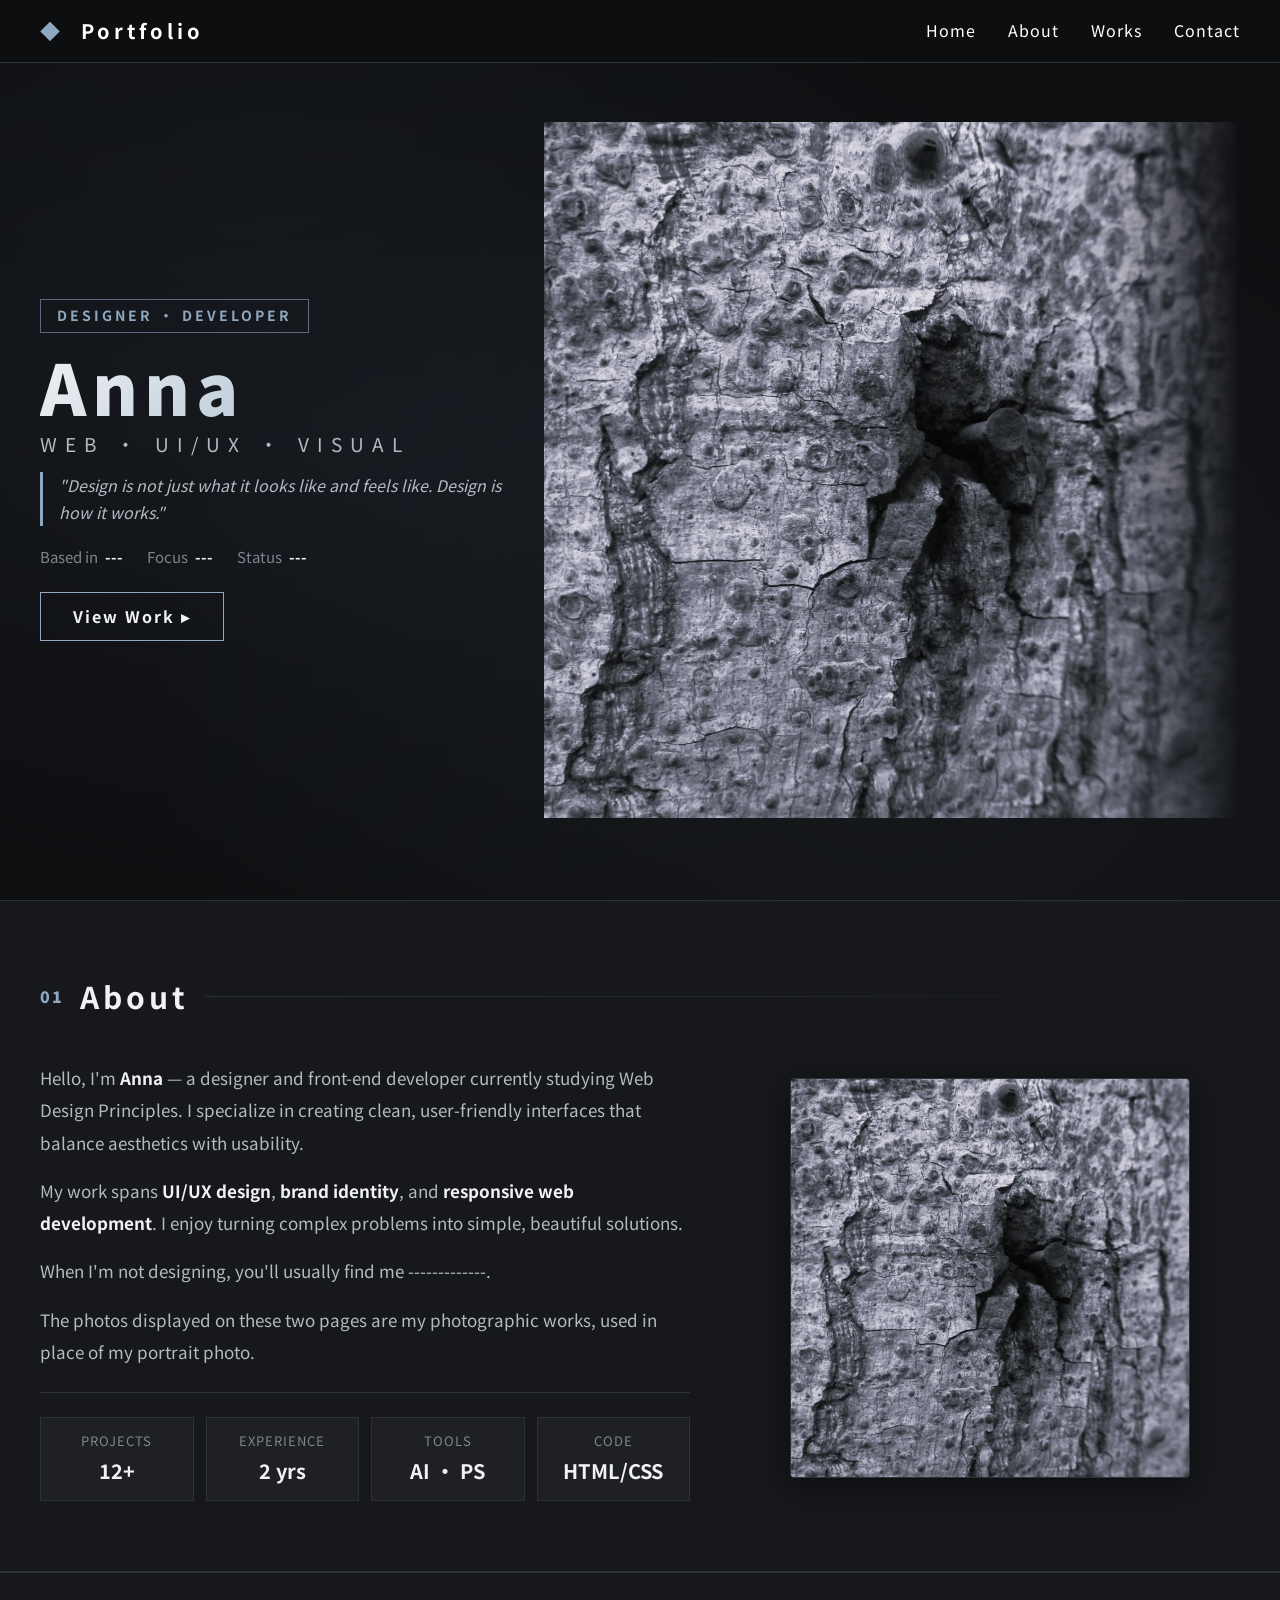
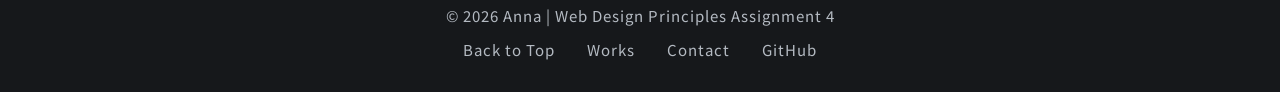
<file: index.html>
<!DOCTYPE html>
<html lang="en">
<head>
    <meta charset="UTF-8" />
    <meta name="viewport" content="width=device-width, initial-scale=1.0" />

    <title>Anna | Design Portfolio</title>
    <meta name="description" content="Personal design portfolio of Anna, a web and visual designer specializing in UI/UX, branding, and interactive experiences." />
    <meta name="keywords" content="portfolio, web design, UI UX, graphic design, HTML, CSS, creative developer" />
    <meta name="author" content="Anna" />
    <meta name="robots" content="index, follow" />

    <meta property="og:title" content="Anna | Design Portfolio" />
    <meta property="og:description" content="Explore the design work of Anna." />
    <meta property="og:type" content="website" />

    <link rel="stylesheet" href="style.css" />
</head>
<body>

    <nav class="navbar">
        <div class="logo"><span class="logo-icon">◆</span> Portfolio</div>
        <div class="nav-links">
            <a href="index.html">Home</a>
            <a href="index.html#about">About</a>
            <a href="works.html">Works</a>
            <a href="contact.html">Contact</a>
        </div>
    </nav>

    <section id="home" class="hero">
        <div class="hero-overlay"></div>
        <div class="hero-content">
            <div class="hero-badge">DESIGNER · DEVELOPER</div>
            <h1>Anna</h1>
            <p class="hero-sub">WEB · UI/UX · VISUAL</p>
            <p class="hero-tagline">"Design is not just what it looks like and feels like. Design is how it works."</p>
            <div class="hero-info-grid">
                <span>Based in <strong>---</strong></span>
                <span>Focus <strong>---</strong></span>
                <span>Status <strong>---</strong></span>
            </div>
            <a href="works.html" class="btn">View Work ▸</a>
        </div>
        <div class="hero-image">
            <img src="images/profile01.jpg" alt="Portrait of Anna" ondblclick="openLightbox(this.src)" />
        </div>
    </section>

    <section id="about" class="about">
        <div class="section-header">
            <span class="section-number">01</span>
            <h2>About</h2>
            <span class="section-line"></span>
        </div>
        <div class="about-grid">
            <div class="about-text">
                <p>Hello, I'm <strong>Anna</strong> — a designer and front-end developer currently studying Web Design Principles. I specialize in creating clean, user-friendly interfaces that balance aesthetics with usability.</p>
                <p>My work spans <strong>UI/UX design</strong>, <strong>brand identity</strong>, and <strong>responsive web development</strong>. I enjoy turning complex problems into simple, beautiful solutions.</p>
                <p>When I'm not designing, you'll usually find me -------------.</p>
				<p>The photos displayed on these two pages are my photographic works, used in place of my portrait photo.</p>
                <div class="about-stats">
                    <div class="stat-item"><span class="stat-label">Projects</span><span class="stat-value">12+</span></div>
                    <div class="stat-item"><span class="stat-label">Experience</span><span class="stat-value">2 yrs</span></div>
                    <div class="stat-item"><span class="stat-label">Tools</span><span class="stat-value">AI · PS</span></div>
                    <div class="stat-item"><span class="stat-label">Code</span><span class="stat-value">HTML/CSS</span></div>
                </div>
            </div>
            <div class="about-image">
                <img src="images/profile01.jpg" alt="Anna working" ondblclick="openLightbox(this.src)" />
            </div>
        </div>
    </section>

    <footer class="footer">
        <p>© 2026 Anna | Web Design Principles Assignment 4</p>
        <p class="footer-links">
            <a href="index.html">Back to Top</a>
            <a href="works.html">Works</a>
            <a href="contact.html">Contact</a>
            <a href="https://github.com/" target="_blank">GitHub</a>
        </p>
    </footer>

    <div id="lightbox" class="lightbox" onclick="closeLightbox()">
        <span class="lightbox-close" onclick="closeLightbox()">&times;</span>
        <img class="lightbox-content" id="lightbox-img" alt="Full size image" />
    </div>

    <script>
        function openLightbox(src) {
            document.getElementById('lightbox').style.display = 'block';
            document.getElementById('lightbox-img').src = src;
            document.body.style.overflow = 'hidden';
        }

        function closeLightbox() {
            document.getElementById('lightbox').style.display = 'none';
            document.body.style.overflow = 'auto';
        }

        document.addEventListener('keydown', function(e) {
            if (e.key === 'Escape') closeLightbox();
        });
    </script>

</body>
</html>
</file>
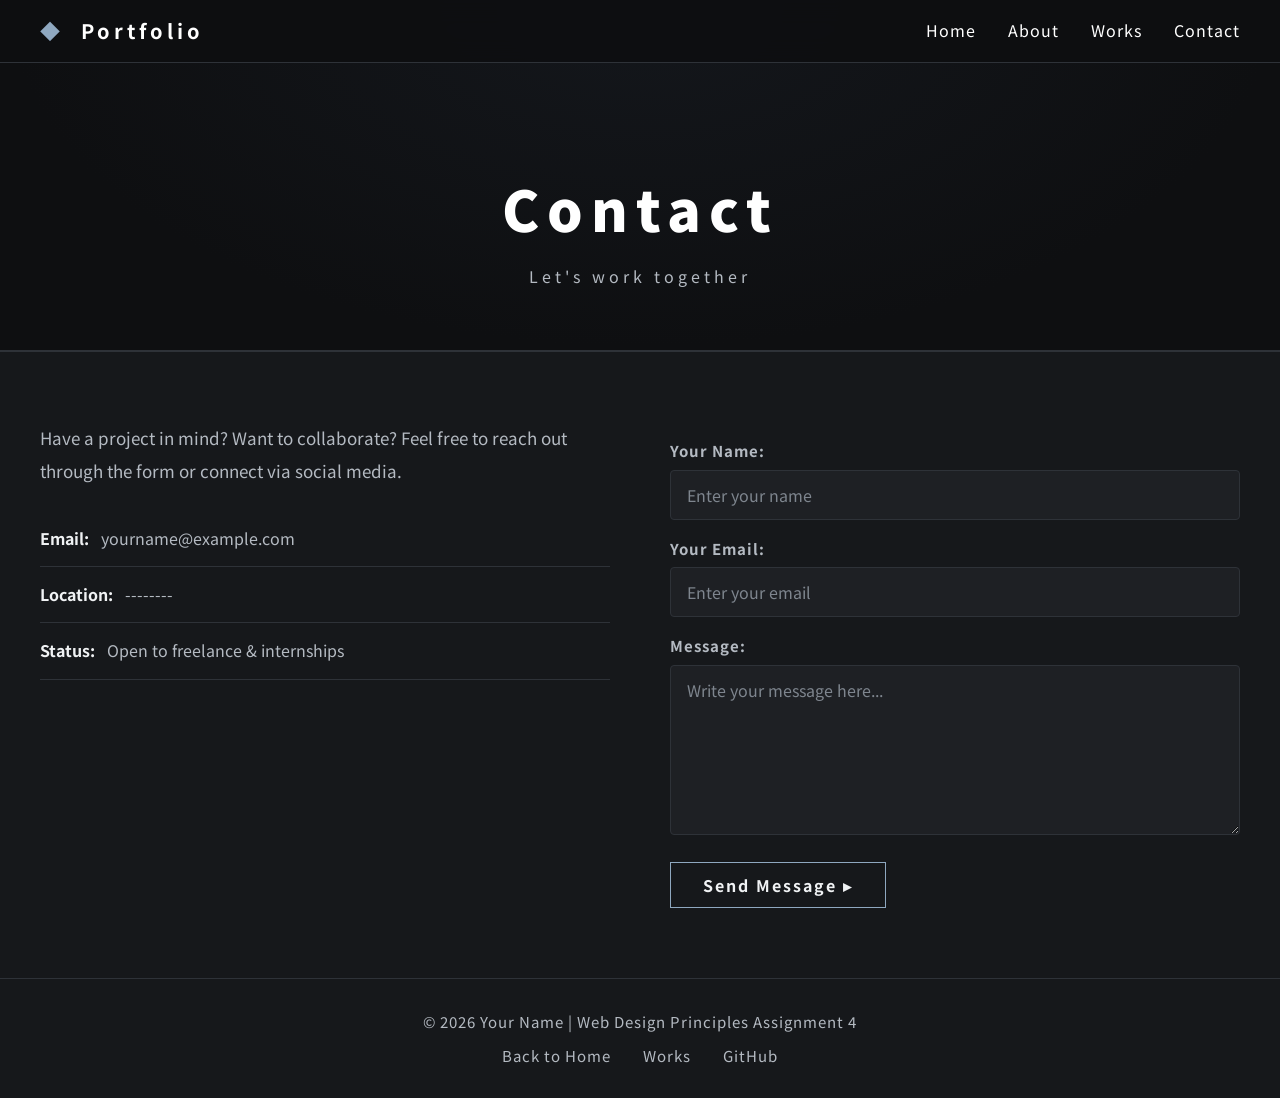
<file: contact.html>
<!DOCTYPE html>
<html lang="en">
<head>
    <meta charset="UTF-8" />
    <meta name="viewport" content="width=device-width, initial-scale=1.0" />

    <title>Contact | Your Name Portfolio</title>
    <meta name="description" content="Get in touch with [Your Name]." />
    <meta name="keywords" content="contact, hire, collaborate, web design" />
    <meta name="author" content="Your Name" />

    <link rel="stylesheet" href="style.css" />
</head>
<body>

    <nav class="navbar">
        <div class="logo"><span class="logo-icon">◆</span> Portfolio</div>
        <div class="nav-links">
            <a href="index.html">Home</a>
            <a href="index.html#about">About</a>
            <a href="works.html">Works</a>
            <a href="contact.html">Contact</a>
        </div>
    </nav>

    <div class="page-header">
        <h1>Contact</h1>
        <p class="page-sub">Let's work together</p>
    </div>

    <section class="contact">
        <div class="contact-grid">
            <div class="contact-info">
                <p>Have a project in mind? Want to collaborate? Feel free to reach out through the form or connect via social media.</p>
                <ul class="contact-list">
                    <li><strong>Email:</strong> yourname@example.com</li>
                    <li><strong>Location:</strong> --------</li>
                    <li><strong>Status:</strong> Open to freelance & internships</li>
                </ul>
            </div>
            <div class="contact-form">
                <form action="#" method="post">
                    <label for="contactName">Your Name:</label>
                    <input type="text" id="contactName" name="name" placeholder="Enter your name" required />

                    <label for="contactEmail">Your Email:</label>
                    <input type="email" id="contactEmail" name="email" placeholder="Enter your email" required />

                    <label for="contactMessage">Message:</label>
                    <textarea id="contactMessage" name="message" rows="6" placeholder="Write your message here..." required></textarea>

                    <button type="submit" class="btn">Send Message ▸</button>
                </form>
            </div>
        </div>
    </section>

    <footer class="footer">
        <p>© 2026 Your Name | Web Design Principles Assignment 4</p>
        <p class="footer-links">
            <a href="index.html">Back to Home</a>
            <a href="works.html">Works</a>
            <a href="https://github.com/" target="_blank">GitHub</a>
        </p>
    </footer>

</body>
</html>
</file>
<file: style.css>
@import url('https://fonts.googleapis.com/css2?family=Noto+Sans+SC:wght@300;400;700;900&display=swap');

* {
    margin: 0;
    padding: 0;
    box-sizing: border-box;
}

:root {
    --bg-primary: #0e0f11;
    --bg-secondary: #16181b;
    --bg-card: #1e2024;
    --bg-card-hover: #26292e;
    --border-color: #2e3238;
    --text-primary: #f0f2f4;
    --text-secondary: #b4bac2;
    --text-dim: #7e858e;
    --accent: #8fa8c0;
    --accent-glow: #a8c2d8;
    --accent-dim: #5a6b7d;
}

body {
    font-family: 'Noto Sans SC', 'Arial', sans-serif;
    background-color: var(--bg-primary);
    color: var(--text-primary);
    line-height: 1.7;
    overflow-x: hidden;
}

::-webkit-scrollbar { width: 6px; }
::-webkit-scrollbar-track { background: var(--bg-primary); }
::-webkit-scrollbar-thumb { background: var(--accent-dim); border-radius: 3px; }
::-webkit-scrollbar-thumb:hover { background: var(--accent); }

.navbar {
    display: flex;
    justify-content: space-between;
    align-items: center;
    padding: 14px 40px;
    background: rgba(14, 15, 17, 0.92);
    backdrop-filter: blur(12px);
    border-bottom: 1px solid var(--border-color);
    position: fixed;
    top: 0;
    left: 0;
    right: 0;
    z-index: 1000;
}

.logo {
    font-size: 20px;
    font-weight: 700;
    letter-spacing: 4px;
    color: #ffffff;
}

.logo-icon {
    color: var(--accent);
    margin-right: 8px;
}

.nav-links a {
    color: #ffffff;
    text-decoration: none;
    margin-left: 28px;
    font-size: 16px;
    letter-spacing: 1px;
    transition: color 0.3s ease;
    position: relative;
}

.nav-links a::after {
    content: '';
    position: absolute;
    bottom: -4px;
    left: 0;
    width: 0;
    height: 2px;
    background: var(--accent);
    transition: width 0.3s ease;
}

.nav-links a:hover {
    color: var(--accent-glow);
}

.nav-links a:hover::after {
    width: 100%;
}

.hero {
    position: relative;
    display: flex;
    align-items: center;
    justify-content: space-between;
    height: 100vh;
    min-height: 100vh;
    padding: 60px 40px 20px;
    background: radial-gradient(ellipse at 30% 50%, #14171c 0%, var(--bg-primary) 70%);
    overflow: hidden;
}

.hero-overlay {
    position: absolute;
    top: 0;
    left: 0;
    right: 0;
    bottom: 0;
    background:
        radial-gradient(ellipse at 70% 80%, rgba(143, 168, 192, 0.06) 0%, transparent 60%),
        radial-gradient(ellipse at 20% 20%, rgba(143, 168, 192, 0.03) 0%, transparent 50%);
    pointer-events: none;
}

.hero-content {
    position: relative;
    z-index: 2;
    flex: 1;
    max-width: 480px;
}

.hero-badge {
    display: inline-block;
    font-size: 14px;
    letter-spacing: 3px;
    color: var(--accent);
    border: 1px solid var(--accent-dim);
    padding: 4px 16px;
    margin-bottom: 14px;
    font-weight: 700;
}

.hero-content h1 {
    font-size: 70px;
    font-weight: 900;
    letter-spacing: 6px;
    background: linear-gradient(135deg, #f0f2f4 0%, var(--accent) 100%);
    -webkit-background-clip: text;
    -webkit-text-fill-color: transparent;
    background-clip: text;
    margin-bottom: 4px;
    line-height: 1.1;
}

.hero-sub {
    font-size: 19px;
    color: var(--text-secondary);
    letter-spacing: 8px;
    margin-bottom: 12px;
}

.hero-tagline {
    font-size: 16px;
    color: var(--text-secondary);
    font-style: italic;
    border-left: 3px solid var(--accent);
    padding-left: 16px;
    margin-bottom: 18px;
}

.hero-info-grid {
    display: flex;
    gap: 24px;
    margin-bottom: 22px;
    font-size: 15px;
    color: var(--text-dim);
}

.hero-info-grid strong {
    color: var(--text-primary);
    font-weight: 700;
    margin-left: 4px;
}

.btn {
    display: inline-block;
    background: transparent;
    color: var(--text-primary);
    padding: 10px 32px;
    border: 1px solid var(--accent);
    text-decoration: none;
    font-size: 16px;
    font-weight: 700;
    letter-spacing: 2px;
    transition: all 0.4s ease;
    cursor: pointer;
    font-family: inherit;
}

.btn:hover {
    background: var(--accent);
    color: #0e0f11;
    box-shadow: 0 0 30px rgba(143, 168, 192, 0.3);
}

.hero-image {
    position: relative;
    z-index: 2;
    flex: 1.3;
    text-align: center;
    max-width: 58%;
    height: 100%;
    display: flex;
    align-items: center;
    justify-content: center;
}

.hero-image img {
    max-width: 100%;
    height: 100vh;
    max-height: 100vh;
    width: auto;
    object-fit: contain;
    cursor: pointer;
    border-radius: 8px;
    -webkit-mask-image: linear-gradient(to right, #000 0%, #000 80%, transparent 100%);
    mask-image: linear-gradient(to right, #000 0%, #000 80%, transparent 100%);
    transition: filter 0.5s ease;
}

.hero-image img:hover {
    filter: brightness(1.05);
}

.page-header {
    padding: 160px 40px 60px;
    background: radial-gradient(ellipse at 50% 0%, #14171c 0%, var(--bg-primary) 70%);
    text-align: center;
    border-bottom: 1px solid var(--border-color);
}

.page-header h1 {
    font-size: 56px;
    font-weight: 900;
    letter-spacing: 8px;
    color: #ffffff;
    margin-bottom: 8px;
}

.page-sub {
    font-size: 16px;
    color: var(--text-secondary);
    letter-spacing: 4px;
}

section {
    padding: 70px 40px;
}

.section-header {
    display: flex;
    align-items: center;
    gap: 16px;
    margin-bottom: 40px;
}

.section-number {
    font-size: 16px;
    font-weight: 900;
    color: var(--accent);
    letter-spacing: 2px;
}

.section-header h2 {
    font-size: 30px;
    font-weight: 700;
    letter-spacing: 4px;
    color: var(--text-primary);
}

.section-line {
    flex: 1;
    height: 1px;
    background: linear-gradient(90deg, var(--border-color), transparent);
}

.about {
    background: var(--bg-secondary);
    border-top: 1px solid var(--border-color);
    border-bottom: 1px solid var(--border-color);
}

.about-grid {
    display: flex;
    gap: 50px;
    align-items: center;
}

.about-text {
    flex: 1.3;
}

.about-text p {
    margin-bottom: 16px;
    font-size: 17px;
    color: var(--text-secondary);
    line-height: 1.9;
}

.about-text p strong {
    color: var(--text-primary);
    font-weight: 700;
}

.about-stats {
    display: grid;
    grid-template-columns: repeat(4, 1fr);
    gap: 12px;
    margin-top: 24px;
    padding-top: 24px;
    border-top: 1px solid var(--border-color);
}

.stat-item {
    background: var(--bg-card);
    padding: 12px 16px;
    border: 1px solid var(--border-color);
    text-align: center;
    transition: border-color 0.3s ease;
}

.stat-item:hover {
    border-color: var(--accent);
}

.stat-label {
    display: block;
    font-size: 13px;
    color: var(--text-dim);
    letter-spacing: 1px;
    text-transform: uppercase;
}

.stat-value {
    display: block;
    font-size: 20px;
    font-weight: 700;
    color: var(--text-primary);
    margin-top: 2px;
}

.about-image {
    flex: 1;
    text-align: center;
}

.about-image img {
    max-width: 100%;
    max-height: 400px;
    border-radius: 4px;
    border: 1px solid var(--border-color);
    box-shadow: 0 8px 32px rgba(0, 0, 0, 0.5);
    cursor: pointer;
}

.gallery {
    background: var(--bg-primary);
}

.gallery-grid {
    display: grid;
    grid-template-columns: repeat(3, 1fr);
    gap: 20px;
}

.gallery-item {
    position: relative;
    background: var(--bg-card);
    border: 1px solid var(--border-color);
    overflow: hidden;
    transition: all 0.4s ease;
}

.gallery-item:hover {
    border-color: var(--accent);
    transform: scale(1.01);
    box-shadow: 0 0 40px rgba(143, 168, 192, 0.10);
}

.gallery-item img {
    width: 100%;
    height: 320px;
    object-fit: cover;
    display: block;
    transition: transform 0.5s ease;
    cursor: pointer;
}

.gallery-item:hover img {
    transform: scale(1.03);
}

.gallery-label {
    position: absolute;
    bottom: 0;
    left: 0;
    right: 0;
    padding: 10px 18px;
    background: linear-gradient(transparent, rgba(0, 0, 0, 0.9));
    font-size: 15px;
    font-weight: 700;
    letter-spacing: 2px;
    color: var(--text-primary);
}

.gallery-item-large img {
    height: 50vh !important;
    min-height: 300px;
    object-fit: cover;
}

.videos {
    background: var(--bg-secondary);
    border-top: 1px solid var(--border-color);
    border-bottom: 1px solid var(--border-color);
}

.video-grid {
    display: grid;
    grid-template-columns: repeat(2, 1fr);
    gap: 30px;
}

.video-item {
    background: var(--bg-card);
    border: 1px solid var(--border-color);
    overflow: hidden;
    transition: all 0.4s ease;
}

.video-item:hover {
    border-color: var(--accent);
    box-shadow: 0 0 40px rgba(143, 168, 192, 0.10);
}

.video-item video {
    width: 100%;
    display: block;
    background: #000;
    aspect-ratio: 16 / 9;
    object-fit: cover;
}

.video-info {
    padding: 18px 22px;
    display: flex;
    justify-content: space-between;
    align-items: center;
}

.video-info h3 {
    font-size: 18px;
    font-weight: 700;
    color: var(--text-primary);
    letter-spacing: 1px;
}

.video-tag {
    font-size: 12px;
    color: var(--accent);
    border: 1px solid var(--accent-dim);
    padding: 2px 12px;
    letter-spacing: 1px;
    font-weight: 700;
}

.contact {
    background: var(--bg-secondary);
    border-top: 1px solid var(--border-color);
    min-height: 60vh;
}

.contact-grid {
    display: grid;
    grid-template-columns: 1fr 1fr;
    gap: 60px;
    align-items: start;
    max-width: 1200px;
    margin: 0 auto;
}

.contact-info p {
    font-size: 17px;
    color: var(--text-secondary);
    line-height: 1.9;
    margin-bottom: 24px;
}

.contact-list {
    list-style: none;
    padding: 0;
}

.contact-list li {
    font-size: 16px;
    color: var(--text-secondary);
    padding: 14px 0;
    border-bottom: 1px solid var(--border-color);
}

.contact-list li strong {
    color: var(--text-primary);
    margin-right: 8px;
}

.contact-form label {
    display: block;
    font-size: 15px;
    font-weight: 700;
    color: var(--text-secondary);
    letter-spacing: 1px;
    margin-top: 16px;
    margin-bottom: 6px;
}

.contact-form input[type="text"],
.contact-form input[type="email"],
.contact-form textarea {
    width: 100%;
    padding: 12px 16px;
    background: var(--bg-card);
    border: 1px solid var(--border-color);
    border-radius: 4px;
    color: var(--text-primary);
    font-family: inherit;
    font-size: 16px;
    transition: border-color 0.3s ease;
}

.contact-form input::placeholder,
.contact-form textarea::placeholder {
    color: var(--text-dim);
}

.contact-form input:focus,
.contact-form textarea:focus {
    outline: none;
    border-color: var(--accent);
    box-shadow: 0 0 0 3px rgba(143, 168, 192, 0.15);
}

.contact-form textarea {
    resize: vertical;
    min-height: 120px;
}

.contact-form .btn {
    margin-top: 20px;
}

.footer {
    background: var(--bg-secondary);
    padding: 30px 40px;
    text-align: center;
    border-top: 1px solid var(--border-color);
}

.footer p {
    font-size: 15px;
    color: var(--text-secondary);
    letter-spacing: 1px;
}

.footer-links {
    margin-top: 8px;
}

.footer-links a {
    color: var(--text-secondary);
    text-decoration: none;
    margin: 0 14px;
    font-size: 15px;
    transition: color 0.3s ease;
}

.footer-links a:hover {
    color: var(--accent-glow);
}

.lightbox {
    display: none;
    position: fixed;
    z-index: 9999;
    left: 0;
    top: 0;
    width: 100%;
    height: 100%;
    overflow: auto;
    background-color: rgba(0, 0, 0, 0.95);
    cursor: pointer;
}

.lightbox-content {
    margin: auto;
    display: block;
    max-width: 92%;
    max-height: 88%;
    object-fit: contain;
    margin-top: 5vh;
    cursor: default;
}

.lightbox-close {
    position: absolute;
    top: 20px;
    right: 40px;
    color: #f1f1f1;
    font-size: 46px;
    font-weight: 700;
    cursor: pointer;
    transition: 0.3s;
    z-index: 10000;
}

.lightbox-close:hover {
    color: var(--accent-glow);
}

@media (max-width: 1024px) {
    .gallery-grid {
        grid-template-columns: 1fr 1fr;
    }
    .video-grid {
        grid-template-columns: 1fr;
    }
}

@media (max-width: 850px) {
    .hero {
        flex-direction: column;
        text-align: center;
        height: auto;
        min-height: 100vh;
        padding: 80px 20px 40px;
        gap: 10px;
    }
    .hero-content {
        max-width: 100%;
    }
    .hero-info-grid {
        justify-content: center;
    }
    .hero-content h1 {
        font-size: 50px;
    }
    .hero-tagline {
        border-left: none;
        padding-left: 0;
    }
    .hero-image {
        max-width: 90%;
        height: auto;
        flex: none;
    }
    .hero-image img {
        height: auto;
        max-height: 60vh;
        width: 100%;
        -webkit-mask-image: none;
        mask-image: none;
    }
    .page-header {
        padding: 140px 20px 40px;
    }
    .page-header h1 {
        font-size: 40px;
        letter-spacing: 4px;
    }
    .about-grid {
        flex-direction: column;
    }
    .about-stats {
        grid-template-columns: repeat(2, 1fr);
    }
    .gallery-grid {
        grid-template-columns: 1fr;
    }
    .gallery-item img {
        height: 280px;
    }
    .gallery-item-large img {
        height: 45vh !important;
        min-height: 250px;
    }
    .contact-grid {
        grid-template-columns: 1fr;
        gap: 30px;
    }
    .navbar {
        padding: 12px 20px;
        flex-wrap: wrap;
        gap: 10px;
    }
    .nav-links a {
        margin-left: 16px;
        font-size: 14px;
    }
    section {
        padding: 50px 20px;
    }
    .section-header h2 {
        font-size: 24px;
    }
}

@media (max-width: 480px) {
    .hero-content h1 {
        font-size: 38px;
        letter-spacing: 2px;
    }
    .hero-sub {
        font-size: 16px;
        letter-spacing: 4px;
    }
    .hero-info-grid {
        flex-direction: column;
        gap: 6px;
    }
    .about-stats {
        grid-template-columns: 1fr 1fr;
    }
    .stat-item {
        padding: 8px 12px;
    }
    .stat-value {
        font-size: 17px;
    }
    .gallery-item img {
        height: 220px;
    }
    .gallery-item-large img {
        height: 40vh !important;
        min-height: 200px;
    }
    .page-header h1 {
        font-size: 32px;
    }
    .lightbox-close {
        font-size: 32px;
        right: 20px;
        top: 10px;
    }
}
</file>
